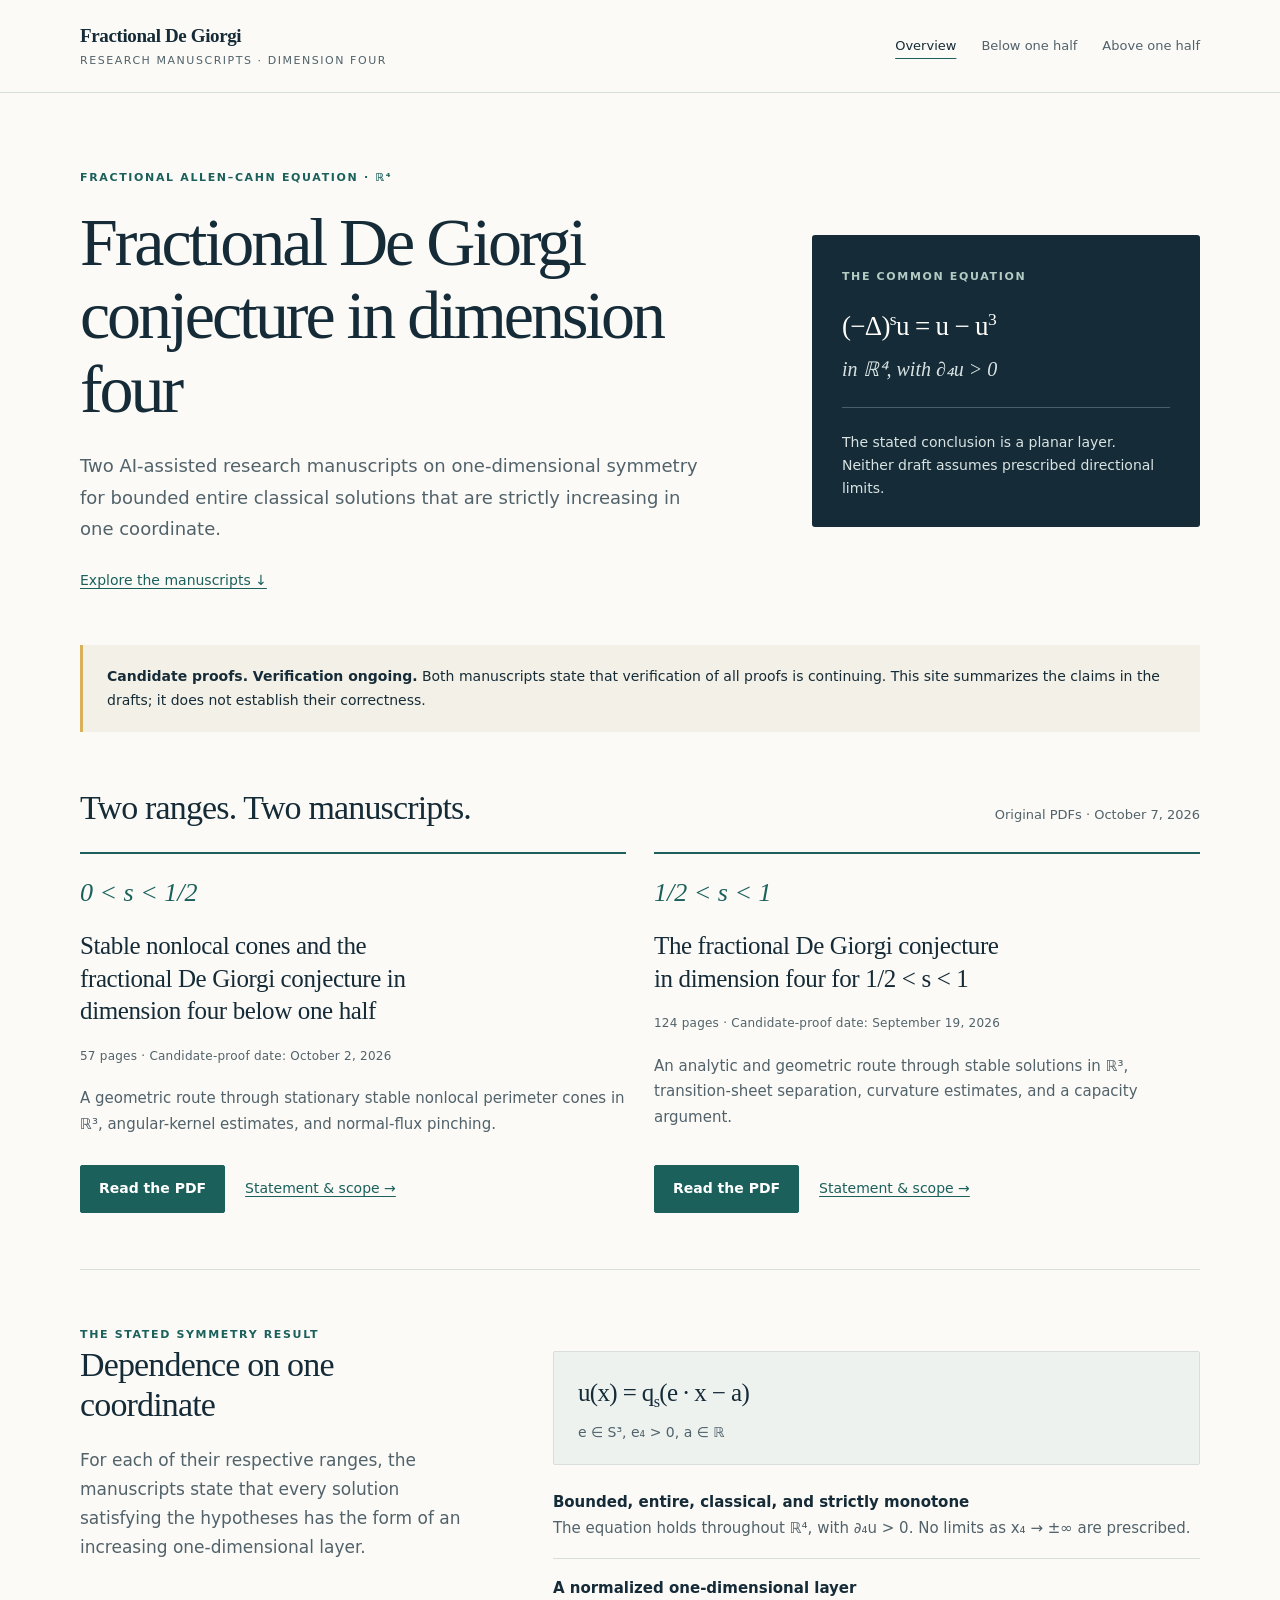
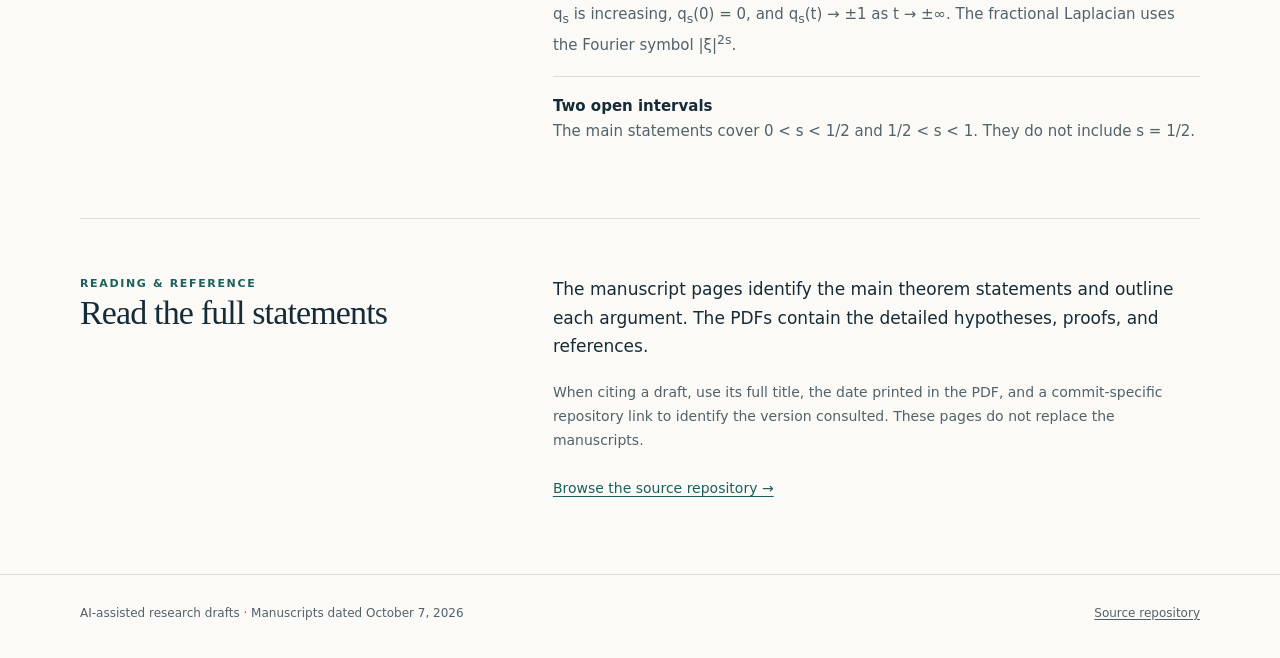
<file: docs/index.html>
<!doctype html>
<html lang="en">
<head>
  <meta charset="utf-8">
  <meta name="viewport" content="width=device-width, initial-scale=1">
  <title>Fractional De Giorgi Conjecture in Dimension Four | Research Drafts</title>
  <meta name="description" content="Two AI-assisted candidate-proof manuscripts on the fractional De Giorgi conjecture in dimension four, for 0 &lt; s &lt; 1/2 and 1/2 &lt; s &lt; 1.">
  <link rel="canonical" href="https://mingfeng87.github.io/Fractional-De-Giorgi-Conjecture/">
  <meta property="og:type" content="website">
  <meta property="og:title" content="Fractional De Giorgi Conjecture in Dimension Four | Research Drafts">
  <meta property="og:description" content="Two AI-assisted candidate-proof manuscripts on the fractional De Giorgi conjecture in dimension four, for 0 &lt; s &lt; 1/2 and 1/2 &lt; s &lt; 1.">
  <meta property="og:url" content="https://mingfeng87.github.io/Fractional-De-Giorgi-Conjecture/">
  <meta property="og:locale" content="en_US">
  <link rel="stylesheet" href="assets/site.css">
</head>
<body>
<a class="skip-link" href="#main">Skip to content</a>
<header class="site-header"><div class="wrap header-inner">
  <a class="brand" href="./">Fractional De Giorgi<span>Research manuscripts · Dimension four</span></a>
  <nav aria-label="Main navigation">
    <a href="./" aria-current="page">Overview</a>
    <a href="below-half.html">Below one half</a>
    <a href="above-half.html">Above one half</a>
  </nav>
</div></header>
<main id="main" class="wrap">
<section class="hero" aria-labelledby="home-title">
  <div><span class="kicker">Fractional Allen–Cahn equation · ℝ⁴</span>
    <h1 id="home-title">Fractional De Giorgi conjecture in dimension four</h1>
    <p class="lead">Two AI-assisted research manuscripts on one-dimensional symmetry for bounded entire classical solutions that are strictly increasing in one coordinate.</p>
    <a class="text-link" href="#manuscripts">Explore the manuscripts ↓</a>
  </div>
  <div class="equation-card"><span class="kicker">The common equation</span>
    <div class="equation">(−Δ)<sup>s</sup>u = u − u<sup>3</sup></div>
    <div class="domain">in ℝ⁴, with ∂₄u &gt; 0</div><hr>
    <p>The stated conclusion is a planar layer. Neither draft assumes prescribed directional limits.</p>
  </div>
</section>
<aside class="status" aria-label="Draft status"><p><strong>Candidate proofs. Verification ongoing.</strong> Both manuscripts state that verification of all proofs is continuing. This site summarizes the claims in the drafts; it does not establish their correctness.</p></aside>
<section class="section" id="manuscripts" aria-labelledby="manuscripts-title">
  <div class="section-head"><h2 id="manuscripts-title">Two ranges. Two manuscripts.</h2><p class="note">Original PDFs · October 7, 2026</p></div>
  <div class="manuscripts">
    <article class="manuscript"><div class="range">0 &lt; s &lt; 1/2</div>
      <h3><a href="below-half.html">Stable nonlocal cones and the fractional De Giorgi conjecture in dimension four below one half</a></h3>
      <p class="meta">57 pages · Candidate-proof date: October 2, 2026</p>
      <p>A geometric route through stationary stable nonlocal perimeter cones in ℝ³, angular-kernel estimates, and normal-flux pinching.</p>
      <div class="actions"><a class="button" href="papers/fractional_degiorgi_N4_less-half.pdf">Read the PDF</a><a class="text-link" href="below-half.html">Statement &amp; scope →</a></div>
    </article>
    <article class="manuscript"><div class="range">1/2 &lt; s &lt; 1</div>
      <h3><a href="above-half.html">The fractional De Giorgi conjecture in dimension four for 1/2 &lt; s &lt; 1</a></h3>
      <p class="meta">124 pages · Candidate-proof date: September 19, 2026</p>
      <p>An analytic and geometric route through stable solutions in ℝ³, transition-sheet separation, curvature estimates, and a capacity argument.</p>
      <div class="actions"><a class="button" href="papers/fractional_degiorgi_N4_bigger-half.pdf">Read the PDF</a><a class="text-link" href="above-half.html">Statement &amp; scope →</a></div>
    </article>
  </div>
</section>
<section class="section scope-grid" aria-labelledby="scope-title">
  <div><span class="kicker">The stated symmetry result</span><h2 id="scope-title">Dependence on one coordinate</h2>
    <p class="section-intro">For each of their respective ranges, the manuscripts state that every solution satisfying the hypotheses has the form of an increasing one-dimensional layer.</p>
  </div>
  <div><div class="formula-block"><div class="equation">u(x) = q<sub>s</sub>(e · x − a)</div><p class="note">e ∈ S³, e₄ &gt; 0, a ∈ ℝ</p></div>
    <ul class="scope-list">
      <li><strong>Bounded, entire, classical, and strictly monotone</strong><span>The equation holds throughout ℝ⁴, with ∂₄u &gt; 0. No limits as x₄ → ±∞ are prescribed.</span></li>
      <li><strong>A normalized one-dimensional layer</strong><span>q<sub>s</sub> is increasing, q<sub>s</sub>(0) = 0, and q<sub>s</sub>(t) → ±1 as t → ±∞. The fractional Laplacian uses the Fourier symbol |ξ|<sup>2s</sup>.</span></li>
      <li><strong>Two open intervals</strong><span>The main statements cover 0 &lt; s &lt; 1/2 and 1/2 &lt; s &lt; 1. They do not include s = 1/2.</span></li>
    </ul>
  </div>
</section>
<section class="section scope-grid" aria-labelledby="reading-title">
  <div><span class="kicker">Reading &amp; reference</span><h2 id="reading-title">Read the full statements</h2></div>
  <div><p>The manuscript pages identify the main theorem statements and outline each argument. The PDFs contain the detailed hypotheses, proofs, and references.</p>
    <p class="note">When citing a draft, use its full title, the date printed in the PDF, and a commit-specific repository link to identify the version consulted. These pages do not replace the manuscripts.</p>
    <a class="text-link" href="https://github.com/mingfeng87/Fractional-De-Giorgi-Conjecture">Browse the source repository →</a>
  </div>
</section>
</main>
<footer class="site-footer"><div class="wrap footer-inner"><p>AI-assisted research drafts · Manuscripts dated October 7, 2026</p><a href="https://github.com/mingfeng87/Fractional-De-Giorgi-Conjecture">Source repository</a></div></footer>
</body>
</html>
</file>
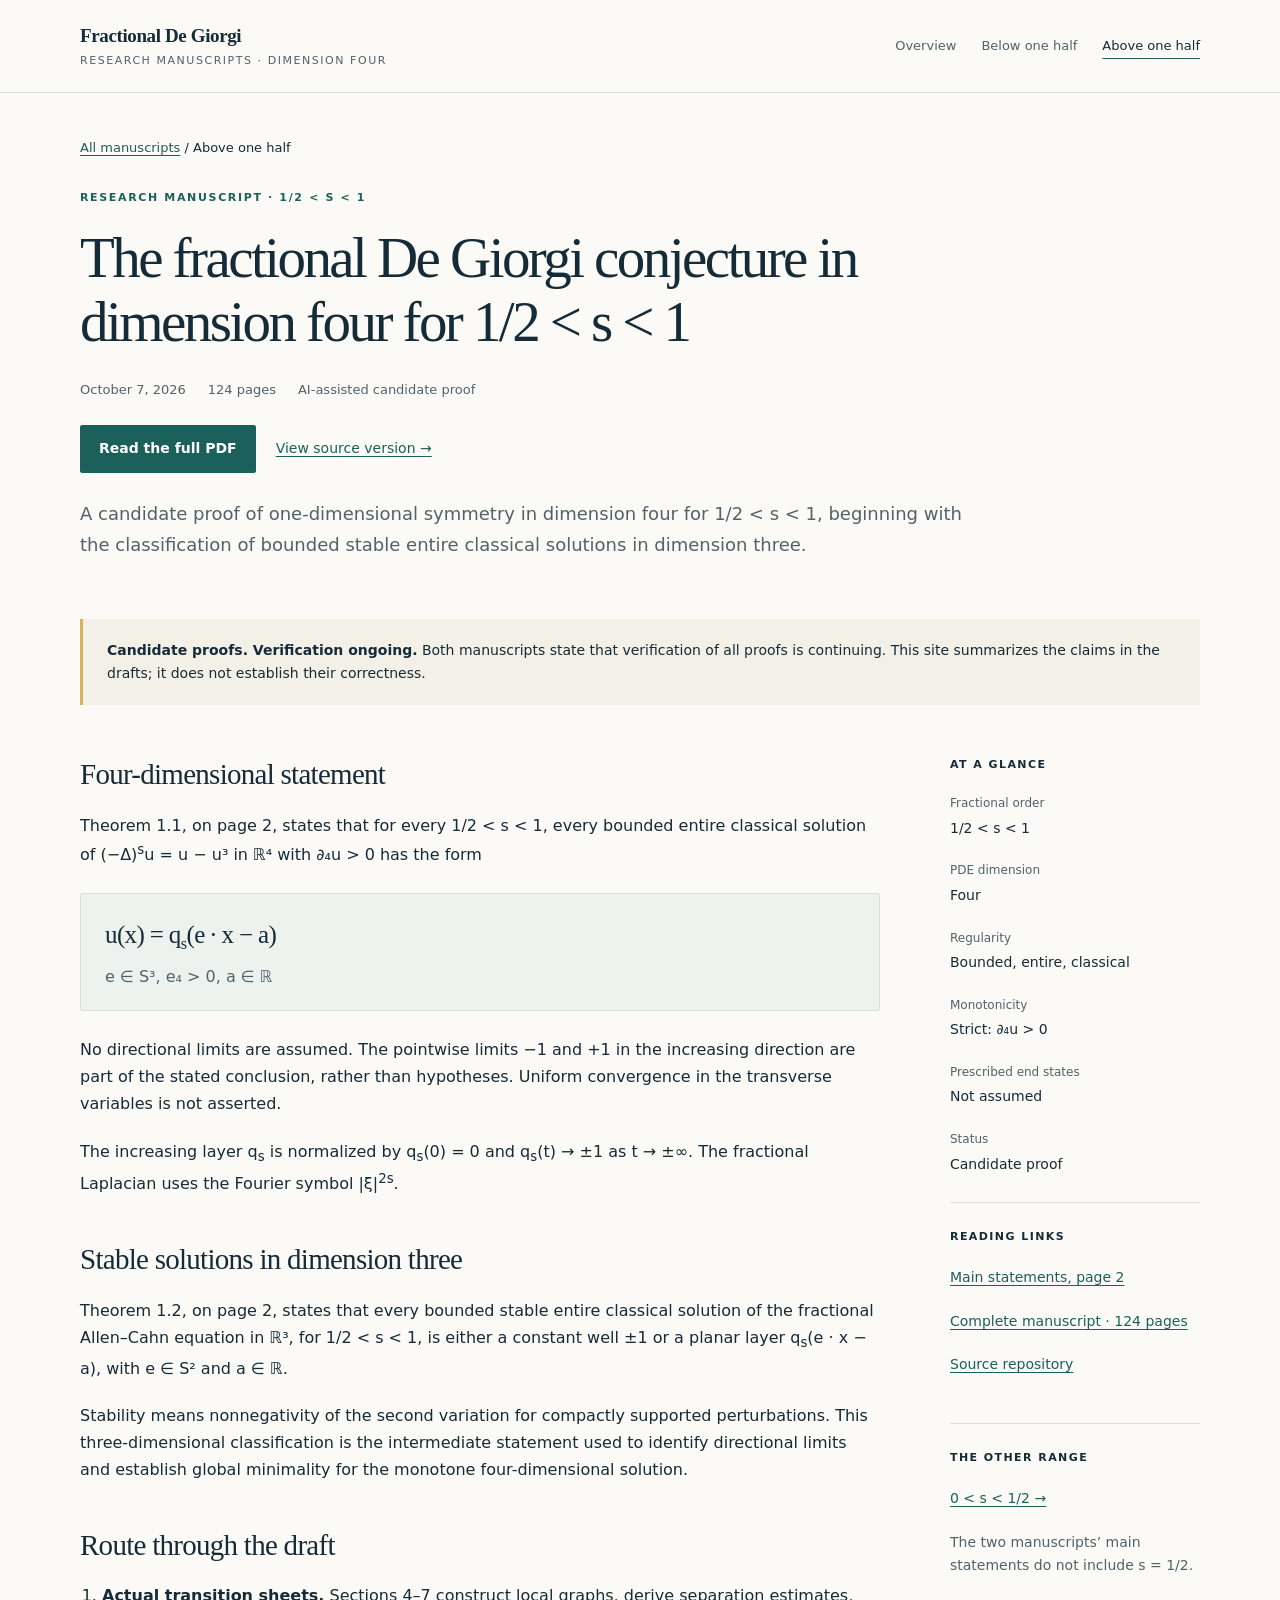
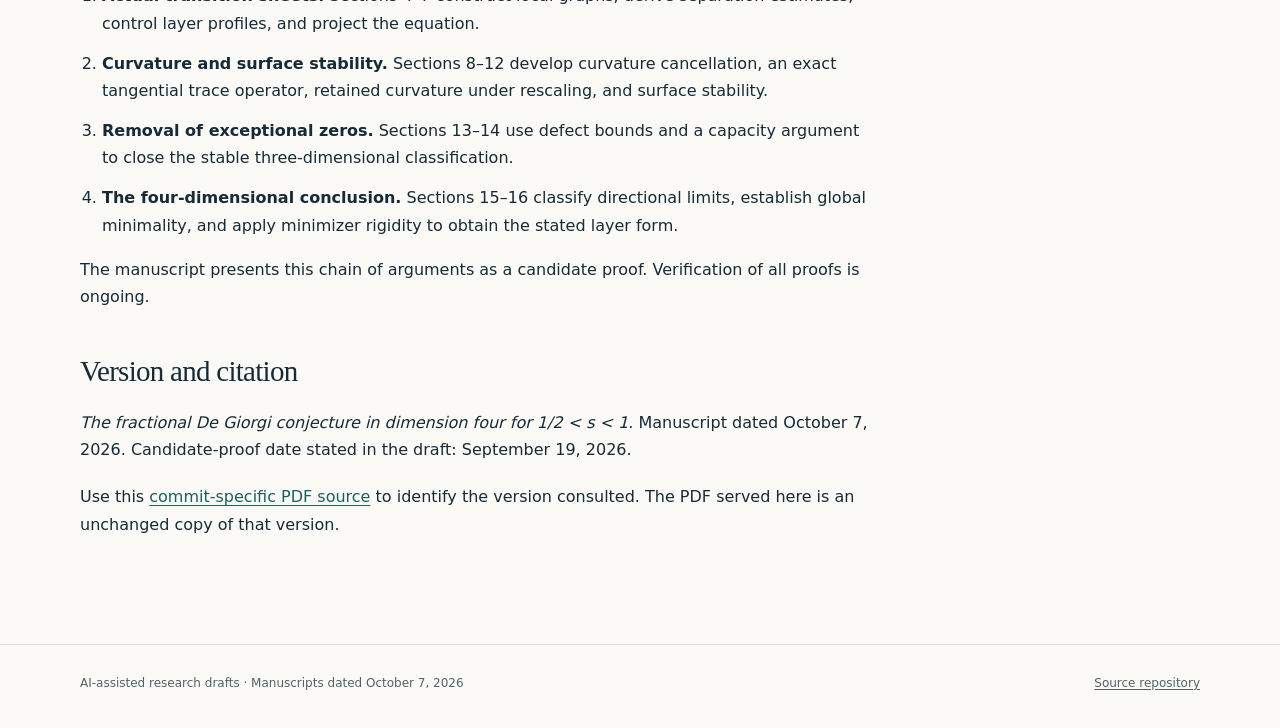
<file: docs/above-half.html>
<!doctype html>
<html lang="en">
<head>
  <meta charset="utf-8">
  <meta name="viewport" content="width=device-width, initial-scale=1">
  <title>The fractional De Giorgi conjecture in dimension four for 1/2 &lt; s &lt; 1</title>
  <meta name="description" content="Candidate proof for the fractional De Giorgi conjecture in dimension four for 1/2 &lt; s &lt; 1, via stable solutions in dimension three. Scope and original PDF.">
  <link rel="canonical" href="https://mingfeng87.github.io/Fractional-De-Giorgi-Conjecture/above-half.html">
  <meta property="og:type" content="article">
  <meta property="og:title" content="The fractional De Giorgi conjecture in dimension four for 1/2 &lt; s &lt; 1">
  <meta property="og:description" content="Candidate proof for the fractional De Giorgi conjecture in dimension four for 1/2 &lt; s &lt; 1, via stable solutions in dimension three. Scope and original PDF.">
  <meta property="og:url" content="https://mingfeng87.github.io/Fractional-De-Giorgi-Conjecture/above-half.html">
  <meta property="og:locale" content="en_US">
  <link rel="stylesheet" href="assets/site.css">
</head>
<body>
<a class="skip-link" href="#main">Skip to content</a>
<header class="site-header"><div class="wrap header-inner">
  <a class="brand" href="./">Fractional De Giorgi<span>Research manuscripts · Dimension four</span></a>
  <nav aria-label="Main navigation">
    <a href="./">Overview</a>
    <a href="below-half.html">Below one half</a>
    <a href="above-half.html" aria-current="page">Above one half</a>
  </nav>
</div></header>
<main id="main" class="wrap">
<header class="paper-hero"><p class="breadcrumb"><a href="./">All manuscripts</a> / Above one half</p>
<span class="kicker">Research manuscript · 1/2 &lt; s &lt; 1</span>
<h1>The fractional De Giorgi conjecture in dimension four for 1/2 &lt; s &lt; 1</h1>
<div class="paper-meta"><span>October 7, 2026</span><span>124 pages</span><span>AI-assisted candidate proof</span></div>
<div class="actions"><a class="button" href="papers/fractional_degiorgi_N4_bigger-half.pdf">Read the full PDF</a><a class="text-link" href="https://github.com/mingfeng87/Fractional-De-Giorgi-Conjecture/blob/662b796a5c8e15a9696d1a9f5f4c6ce683b81793/fractional_degiorgi_N4_bigger-half.pdf">View source version →</a></div>
<p class="lead">A candidate proof of one-dimensional symmetry in dimension four for 1/2 &lt; s &lt; 1, beginning with the classification of bounded stable entire classical solutions in dimension three.</p>
</header>
<aside class="status" aria-label="Draft status"><p><strong>Candidate proofs. Verification ongoing.</strong> Both manuscripts state that verification of all proofs is continuing. This site summarizes the claims in the drafts; it does not establish their correctness.</p></aside>
<div class="paper-layout"><div class="prose"><section aria-labelledby="main-statement"><h2 id="main-statement">Four-dimensional statement</h2>
<p>Theorem 1.1, on page 2, states that for every 1/2 &lt; s &lt; 1, every bounded entire classical solution of (−Δ)<sup>s</sup>u = u − u³ in ℝ⁴ with ∂₄u &gt; 0 has the form</p>
<div class="formula-block"><div class="equation">u(x) = q<sub>s</sub>(e · x − a)</div><p class="note">e ∈ S³, e₄ &gt; 0, a ∈ ℝ</p></div>
<p>No directional limits are assumed. The pointwise limits −1 and +1 in the increasing direction are part of the stated conclusion, rather than hypotheses. Uniform convergence in the transverse variables is not asserted.</p>
<p>The increasing layer q<sub>s</sub> is normalized by q<sub>s</sub>(0) = 0 and q<sub>s</sub>(t) → ±1 as t → ±∞. The fractional Laplacian uses the Fourier symbol |ξ|<sup>2s</sup>.</p></section>
<section aria-labelledby="stable-statement"><h2 id="stable-statement">Stable solutions in dimension three</h2>
<p>Theorem 1.2, on page 2, states that every bounded stable entire classical solution of the fractional Allen–Cahn equation in ℝ³, for 1/2 &lt; s &lt; 1, is either a constant well ±1 or a planar layer q<sub>s</sub>(e · x − a), with e ∈ S² and a ∈ ℝ.</p>
<p>Stability means nonnegativity of the second variation for compactly supported perturbations. This three-dimensional classification is the intermediate statement used to identify directional limits and establish global minimality for the monotone four-dimensional solution.</p></section>
<section aria-labelledby="argument"><h2 id="argument">Route through the draft</h2>
<ol><li><strong>Actual transition sheets.</strong> Sections 4–7 construct local graphs, derive separation estimates, control layer profiles, and project the equation.</li>
<li><strong>Curvature and surface stability.</strong> Sections 8–12 develop curvature cancellation, an exact tangential trace operator, retained curvature under rescaling, and surface stability.</li>
<li><strong>Removal of exceptional zeros.</strong> Sections 13–14 use defect bounds and a capacity argument to close the stable three-dimensional classification.</li>
<li><strong>The four-dimensional conclusion.</strong> Sections 15–16 classify directional limits, establish global minimality, and apply minimizer rigidity to obtain the stated layer form.</li></ol>
<p>The manuscript presents this chain of arguments as a candidate proof. Verification of all proofs is ongoing.</p></section>
<section aria-labelledby="reference"><h2 id="reference">Version and citation</h2><p><span class="paper-title-reference">The fractional De Giorgi conjecture in dimension four for 1/2 &lt; s &lt; 1</span>. Manuscript dated October 7, 2026. Candidate-proof date stated in the draft: September 19, 2026.</p>
<p>Use this <a href="https://github.com/mingfeng87/Fractional-De-Giorgi-Conjecture/blob/662b796a5c8e15a9696d1a9f5f4c6ce683b81793/fractional_degiorgi_N4_bigger-half.pdf">commit-specific PDF source</a> to identify the version consulted. The PDF served here is an unchanged copy of that version.</p></section>
</div>
<aside class="sidebar" aria-label="Manuscript details">
<div class="aside-block"><h2>At a glance</h2><dl><dt>Fractional order</dt><dd>1/2 &lt; s &lt; 1</dd><dt>PDE dimension</dt><dd>Four</dd><dt>Regularity</dt><dd>Bounded, entire, classical</dd><dt>Monotonicity</dt><dd>Strict: ∂₄u &gt; 0</dd><dt>Prescribed end states</dt><dd>Not assumed</dd><dt>Status</dt><dd>Candidate proof</dd></dl></div>
<div class="aside-block"><h2>Reading links</h2><p><a href="papers/fractional_degiorgi_N4_bigger-half.pdf#page=2">Main statements, page 2</a></p><p><a href="papers/fractional_degiorgi_N4_bigger-half.pdf">Complete manuscript · 124 pages</a></p><p><a href="https://github.com/mingfeng87/Fractional-De-Giorgi-Conjecture">Source repository</a></p></div>
<div class="aside-block"><h2>The other range</h2><p><a href="below-half.html">0 &lt; s &lt; 1/2 →</a></p><p class="note">The two manuscripts’ main statements do not include s = 1/2.</p></div>
</aside></div>
</main>
<footer class="site-footer"><div class="wrap footer-inner"><p>AI-assisted research drafts · Manuscripts dated October 7, 2026</p><a href="https://github.com/mingfeng87/Fractional-De-Giorgi-Conjecture">Source repository</a></div></footer>
</body>
</html>
</file>
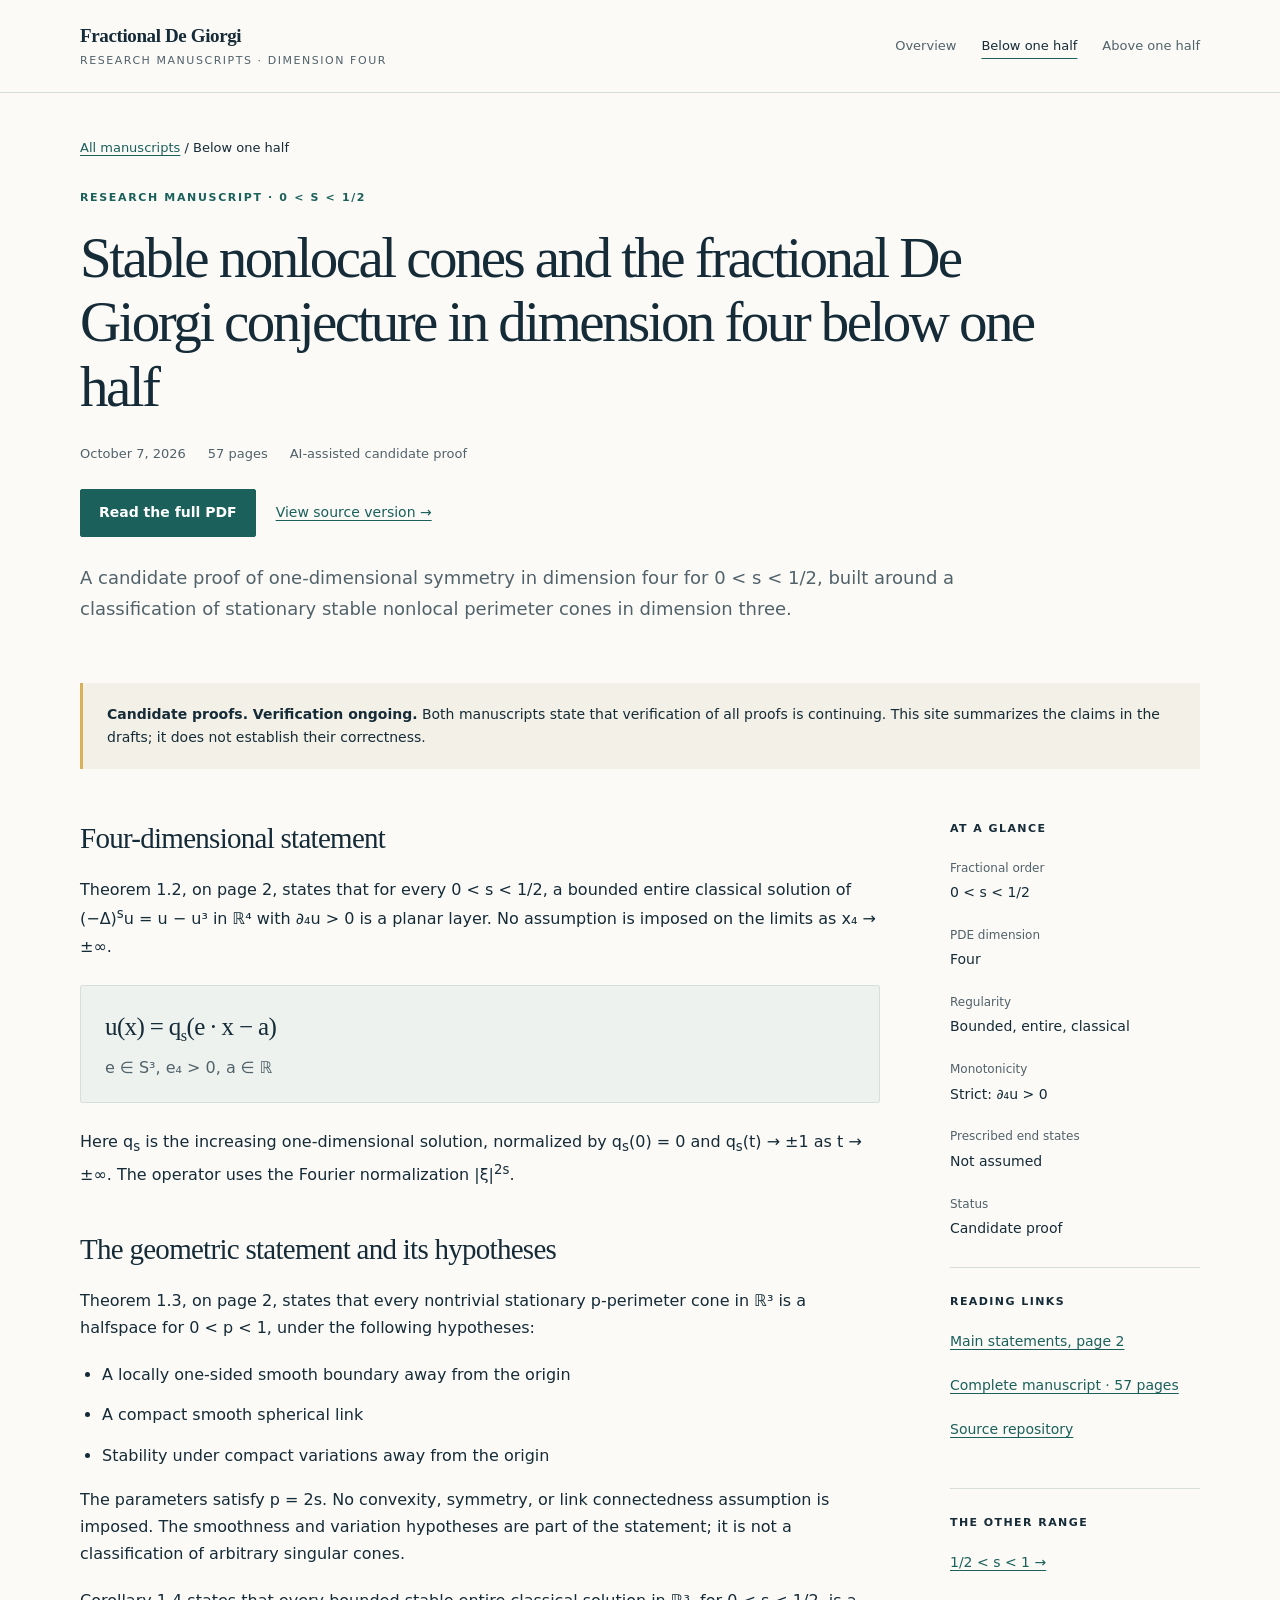
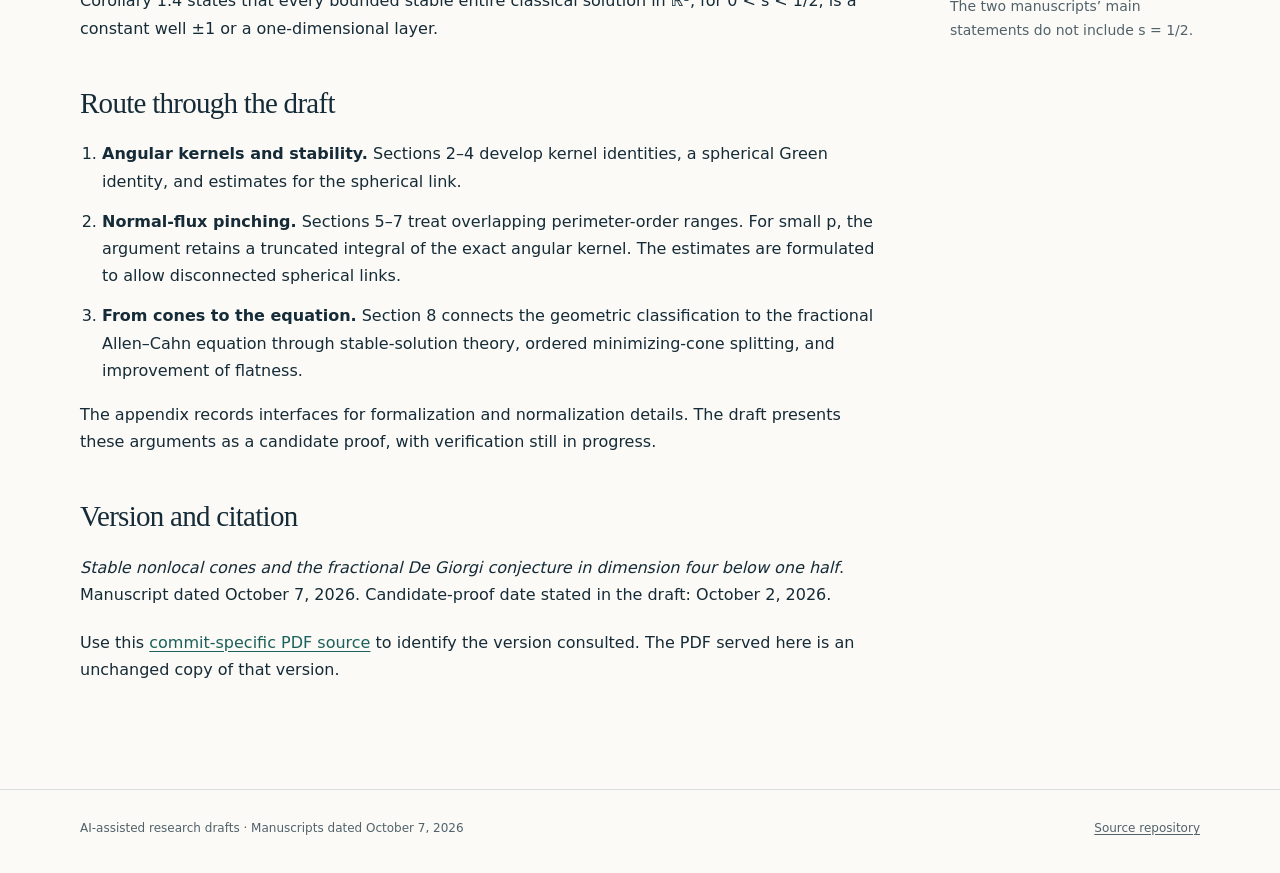
<file: docs/below-half.html>
<!doctype html>
<html lang="en">
<head>
  <meta charset="utf-8">
  <meta name="viewport" content="width=device-width, initial-scale=1">
  <title>Stable nonlocal cones and the fractional De Giorgi conjecture in dimension four below one half</title>
  <meta name="description" content="Candidate proof for the fractional De Giorgi conjecture in dimension four below one half, via stable nonlocal cones. Scope, theorem statements, and PDF.">
  <link rel="canonical" href="https://mingfeng87.github.io/Fractional-De-Giorgi-Conjecture/below-half.html">
  <meta property="og:type" content="article">
  <meta property="og:title" content="Stable nonlocal cones and the fractional De Giorgi conjecture in dimension four below one half">
  <meta property="og:description" content="Candidate proof for the fractional De Giorgi conjecture in dimension four below one half, via stable nonlocal cones. Scope, theorem statements, and PDF.">
  <meta property="og:url" content="https://mingfeng87.github.io/Fractional-De-Giorgi-Conjecture/below-half.html">
  <meta property="og:locale" content="en_US">
  <link rel="stylesheet" href="assets/site.css">
</head>
<body>
<a class="skip-link" href="#main">Skip to content</a>
<header class="site-header"><div class="wrap header-inner">
  <a class="brand" href="./">Fractional De Giorgi<span>Research manuscripts · Dimension four</span></a>
  <nav aria-label="Main navigation">
    <a href="./">Overview</a>
    <a href="below-half.html" aria-current="page">Below one half</a>
    <a href="above-half.html">Above one half</a>
  </nav>
</div></header>
<main id="main" class="wrap">
<header class="paper-hero"><p class="breadcrumb"><a href="./">All manuscripts</a> / Below one half</p>
<span class="kicker">Research manuscript · 0 &lt; s &lt; 1/2</span>
<h1>Stable nonlocal cones and the fractional De Giorgi conjecture in dimension four below one half</h1>
<div class="paper-meta"><span>October 7, 2026</span><span>57 pages</span><span>AI-assisted candidate proof</span></div>
<div class="actions"><a class="button" href="papers/fractional_degiorgi_N4_less-half.pdf">Read the full PDF</a><a class="text-link" href="https://github.com/mingfeng87/Fractional-De-Giorgi-Conjecture/blob/662b796a5c8e15a9696d1a9f5f4c6ce683b81793/fractional_degiorgi_N4_less-half.pdf">View source version →</a></div>
<p class="lead">A candidate proof of one-dimensional symmetry in dimension four for 0 &lt; s &lt; 1/2, built around a classification of stationary stable nonlocal perimeter cones in dimension three.</p>
</header>
<aside class="status" aria-label="Draft status"><p><strong>Candidate proofs. Verification ongoing.</strong> Both manuscripts state that verification of all proofs is continuing. This site summarizes the claims in the drafts; it does not establish their correctness.</p></aside>
<div class="paper-layout"><div class="prose"><section aria-labelledby="main-statement"><h2 id="main-statement">Four-dimensional statement</h2>
<p>Theorem 1.2, on page 2, states that for every 0 &lt; s &lt; 1/2, a bounded entire classical solution of (−Δ)<sup>s</sup>u = u − u³ in ℝ⁴ with ∂₄u &gt; 0 is a planar layer. No assumption is imposed on the limits as x₄ → ±∞.</p>
<div class="formula-block"><div class="equation">u(x) = q<sub>s</sub>(e · x − a)</div><p class="note">e ∈ S³, e₄ &gt; 0, a ∈ ℝ</p></div>
<p>Here q<sub>s</sub> is the increasing one-dimensional solution, normalized by q<sub>s</sub>(0) = 0 and q<sub>s</sub>(t) → ±1 as t → ±∞. The operator uses the Fourier normalization |ξ|<sup>2s</sup>.</p></section>
<section aria-labelledby="cone-statement"><h2 id="cone-statement">The geometric statement and its hypotheses</h2>
<p>Theorem 1.3, on page 2, states that every nontrivial stationary p-perimeter cone in ℝ³ is a halfspace for 0 &lt; p &lt; 1, under the following hypotheses:</p>
<ul><li>A locally one-sided smooth boundary away from the origin</li><li>A compact smooth spherical link</li><li>Stability under compact variations away from the origin</li></ul>
<p>The parameters satisfy p = 2s. No convexity, symmetry, or link connectedness assumption is imposed. The smoothness and variation hypotheses are part of the statement; it is not a classification of arbitrary singular cones.</p>
<p>Corollary 1.4 states that every bounded stable entire classical solution in ℝ³, for 0 &lt; s &lt; 1/2, is a constant well ±1 or a one-dimensional layer.</p></section>
<section aria-labelledby="argument"><h2 id="argument">Route through the draft</h2>
<ol><li><strong>Angular kernels and stability.</strong> Sections 2–4 develop kernel identities, a spherical Green identity, and estimates for the spherical link.</li>
<li><strong>Normal-flux pinching.</strong> Sections 5–7 treat overlapping perimeter-order ranges. For small p, the argument retains a truncated integral of the exact angular kernel. The estimates are formulated to allow disconnected spherical links.</li>
<li><strong>From cones to the equation.</strong> Section 8 connects the geometric classification to the fractional Allen–Cahn equation through stable-solution theory, ordered minimizing-cone splitting, and improvement of flatness.</li></ol>
<p>The appendix records interfaces for formalization and normalization details. The draft presents these arguments as a candidate proof, with verification still in progress.</p></section>
<section aria-labelledby="reference"><h2 id="reference">Version and citation</h2><p><span class="paper-title-reference">Stable nonlocal cones and the fractional De Giorgi conjecture in dimension four below one half</span>. Manuscript dated October 7, 2026. Candidate-proof date stated in the draft: October 2, 2026.</p>
<p>Use this <a href="https://github.com/mingfeng87/Fractional-De-Giorgi-Conjecture/blob/662b796a5c8e15a9696d1a9f5f4c6ce683b81793/fractional_degiorgi_N4_less-half.pdf">commit-specific PDF source</a> to identify the version consulted. The PDF served here is an unchanged copy of that version.</p></section>
</div>
<aside class="sidebar" aria-label="Manuscript details">
<div class="aside-block"><h2>At a glance</h2><dl><dt>Fractional order</dt><dd>0 &lt; s &lt; 1/2</dd><dt>PDE dimension</dt><dd>Four</dd><dt>Regularity</dt><dd>Bounded, entire, classical</dd><dt>Monotonicity</dt><dd>Strict: ∂₄u &gt; 0</dd><dt>Prescribed end states</dt><dd>Not assumed</dd><dt>Status</dt><dd>Candidate proof</dd></dl></div>
<div class="aside-block"><h2>Reading links</h2><p><a href="papers/fractional_degiorgi_N4_less-half.pdf#page=2">Main statements, page 2</a></p><p><a href="papers/fractional_degiorgi_N4_less-half.pdf">Complete manuscript · 57 pages</a></p><p><a href="https://github.com/mingfeng87/Fractional-De-Giorgi-Conjecture">Source repository</a></p></div>
<div class="aside-block"><h2>The other range</h2><p><a href="above-half.html">1/2 &lt; s &lt; 1 →</a></p><p class="note">The two manuscripts’ main statements do not include s = 1/2.</p></div>
</aside></div>
</main>
<footer class="site-footer"><div class="wrap footer-inner"><p>AI-assisted research drafts · Manuscripts dated October 7, 2026</p><a href="https://github.com/mingfeng87/Fractional-De-Giorgi-Conjecture">Source repository</a></div></footer>
</body>
</html>
</file>
<file: docs/assets/site.css>
:root {
  --ink: #152b37;
  --muted: #51626a;
  --paper: #fbfaf6;
  --white: #fffefa;
  --line: #d8dedb;
  --teal: #1b605b;
  --teal-dark: #124a46;
  --soft: #edf2ef;
  --gold: #d8b15a;
}
* { box-sizing: border-box; }
html { scroll-behavior: smooth; }
body { margin: 0; color: var(--ink); background: var(--paper); font: 17px/1.7 system-ui, -apple-system, BlinkMacSystemFont, "Segoe UI", sans-serif; -webkit-font-smoothing: antialiased; }
a { color: var(--teal); text-decoration-thickness: 1px; text-underline-offset: .2em; }
a:hover { color: var(--teal-dark); }
a:focus-visible { outline: 3px solid var(--gold); outline-offset: 5px; border-radius: 2px; }
.skip-link { position: absolute; z-index: 5; top: -100px; left: 16px; padding: 10px 16px; background: var(--ink); color: white; }
.skip-link:focus { top: 12px; }
.wrap { width: min(1120px, calc(100% - 80px)); margin-inline: auto; }
.site-header { border-bottom: 1px solid var(--line); }
.header-inner { display: flex; align-items: center; justify-content: space-between; gap: 28px; padding-block: 24px; }
.brand { color: var(--ink); text-decoration: none; font: 600 19px/1.3 Georgia, "Times New Roman", serif; letter-spacing: -.02em; }
.brand span { display: block; margin-top: 4px; font: 11px/1.4 system-ui, sans-serif; color: var(--muted); text-transform: uppercase; letter-spacing: .14em; }
nav { display: flex; gap: 25px; flex-wrap: wrap; font-size: 13px; }
nav a { color: var(--muted); text-decoration: none; padding-block: 6px; }
nav a[aria-current="page"] { color: var(--ink); text-decoration: underline; text-decoration-color: var(--teal); text-underline-offset: 8px; }
h1, h2, h3 { color: var(--ink); font-family: Georgia, "Times New Roman", serif; font-weight: 400; }
h1 { font-size: clamp(42px, 5.4vw, 68px); line-height: 1.08; letter-spacing: -.045em; margin: 18px 0 24px; }
h2 { font-size: 34px; line-height: 1.2; letter-spacing: -.025em; margin: 0 0 20px; }
h3 { font-size: 25px; line-height: 1.3; margin: 0 0 18px; letter-spacing: -.015em; }
p { margin: 0 0 20px; }
.kicker { display: block; text-transform: uppercase; letter-spacing: .15em; font-size: 11px; font-weight: 650; color: var(--teal); }
.hero { display: grid; grid-template-columns: minmax(0, 1.45fr) minmax(300px, .85fr); align-items: center; gap: 70px; padding-block: 76px 52px; }
.lead { color: var(--muted); font-size: 18px; line-height: 1.75; max-width: 65ch; }
.hero .lead { max-width: 55ch; }
.equation-card { color: var(--white); background: var(--ink); padding: 33px 30px 27px; border-radius: 3px; }
.equation-card .kicker { color: #b4cbc4; }
.equation-card p { color: #d9e4e2; font-size: 14px; line-height: 1.65; margin-bottom: 0; }
.equation { font: 27px/1.7 Georgia, "Times New Roman", serif; letter-spacing: -.025em; white-space: nowrap; }
.equation-card .equation { color: var(--white); margin: 17px 0 4px; }
.equation-card .domain { font: italic 20px/1.5 Georgia, "Times New Roman", serif; color: #d9e4e2; }
.equation-card hr { border: 0; border-top: 1px solid #486069; margin: 23px 0; }
.equation sub, .equation sup { font-size: .65em; }
.status { padding: 20px 24px; border-left: 3px solid var(--gold); background: #f3f0e7; font-size: 14px; line-height: 1.65; }
.status p { margin: 0; }
.section { padding-block: 56px; }
.section + .section { border-top: 1px solid var(--line); }
.section-intro { max-width: 760px; color: var(--muted); }
.section-head { display: flex; gap: 20px; align-items: baseline; justify-content: space-between; margin-bottom: 24px; }
.section-head h2 { margin-bottom: 0; }
.section-head .note { margin: 0; font-size: 13px; }
.note { color: var(--muted); font-size: 14px; }
.manuscripts { display: grid; grid-template-columns: repeat(2, minmax(0, 1fr)); gap: 28px; }
.manuscript { display: flex; flex-direction: column; border-top: 2px solid var(--teal); padding-top: 22px; }
.manuscript .range { font: italic 26px/1.3 Georgia, "Times New Roman", serif; margin-bottom: 20px; color: var(--teal); }
.manuscript h3 { max-width: 28ch; }
.manuscript h3 a { color: var(--ink); text-decoration: none; }
.manuscript h3 a:hover { text-decoration: underline; }
.manuscript p { color: var(--muted); font-size: 15px; }
.manuscript .meta { font-size: 12px; letter-spacing: .02em; }
.actions { display: flex; flex-wrap: wrap; align-items: center; gap: 20px; margin-top: 22px; }
.manuscript .actions { margin-top: auto; padding-top: 8px; }
.button { display: inline-block; background: var(--teal); color: white; padding: 11px 18px; border: 1px solid var(--teal); border-radius: 2px; font-size: 14px; font-weight: 600; text-decoration: none; }
.button:hover { background: var(--teal-dark); color: white; }
.text-link { font-size: 14px; }
.scope-grid { display: grid; grid-template-columns: .85fr 1.4fr; gap: 80px; }
.scope-grid > div { min-width: 0; }
.formula-block { padding: 20px 24px; margin: 25px 0; background: var(--soft); border: 1px solid var(--line); border-radius: 2px; }
.formula-block .equation { font-size: 25px; margin-bottom: 4px; }
.formula-block p:last-child { margin-bottom: 0; }
.scope-list { list-style: none; padding: 0; margin: 0; }
.scope-list li { padding: 17px 0; border-top: 1px solid var(--line); font-size: 15px; }
.scope-list li:first-child { padding-top: 0; border-top: none; }
.scope-list strong { display: block; font-weight: 650; }
.scope-list span { color: var(--muted); }
.site-footer { border-top: 1px solid var(--line); margin-top: 16px; }
.footer-inner { display: flex; align-items: center; justify-content: space-between; gap: 25px; padding-block: 28px 35px; font-size: 12px; color: var(--muted); }
.footer-inner p { margin: 0; }
.footer-inner a { color: var(--muted); }
.breadcrumb { font-size: 13px; margin-bottom: 30px; }
.paper-hero { padding-block: 44px 38px; max-width: 990px; }
.paper-hero h1 { font-size: clamp(35px, 4.8vw, 57px); line-height: 1.13; max-width: 970px; }
.paper-hero .paper-meta { display: flex; flex-wrap: wrap; gap: 8px 22px; color: var(--muted); font-size: 13px; margin-bottom: 24px; }
.paper-hero .lead { margin-top: 25px; max-width: 78ch; }
.paper-layout { display: grid; grid-template-columns: minmax(0, 1fr) 250px; gap: 70px; padding-block: 52px 70px; }
.prose { min-width: 0; }
.prose section + section { margin-top: 44px; }
.prose h2 { font-size: 29px; }
.prose p, .prose li { font-size: 16px; }
.prose ol, .prose ul { padding-left: 22px; }
.prose li { margin-bottom: 13px; }
.sidebar { font-size: 14px; }
.sidebar h2 { font: 650 11px/1.5 system-ui, sans-serif; letter-spacing: .13em; text-transform: uppercase; }
.sidebar dl { margin: 0; }
.sidebar dt { font-size: 12px; color: var(--muted); margin-top: 20px; }
.sidebar dd { margin: 3px 0 0; }
.sidebar .aside-block { padding-bottom: 26px; margin-bottom: 26px; border-bottom: 1px solid var(--line); }
.sidebar .aside-block:last-child { border-bottom: 0; }
.sidebar a { display: inline-block; }
.paper-title-reference { font-style: italic; }
@media (max-width: 920px) {
  .wrap { width: min(1120px, calc(100% - 48px)); }
  .header-inner { align-items: flex-start; }
  nav { gap: 14px; }
  .hero { gap: 30px; grid-template-columns: minmax(0, 1.25fr) minmax(270px, .9fr); padding-top: 52px; }
  .equation-card { padding: 28px 23px; }
  .equation-card .equation { font-size: 24px; }
  .scope-grid { gap: 35px; }
  .paper-layout { gap: 40px; grid-template-columns: minmax(0, 1fr) 200px; }
}
@media (max-width: 690px) {
  .wrap { width: calc(100% - 40px); }
  .header-inner { flex-direction: column; gap: 18px; padding-block: 20px; }
  nav { gap: 10px 22px; font-size: 12px; }
  .hero { grid-template-columns: 1fr; gap: 24px; padding-block: 38px 30px; }
  h1 { font-size: 45px; }
  .lead { font-size: 16px; }
  .equation-card { padding: 25px; }
  .equation-card .equation { font-size: 27px; }
  .status { padding: 18px 19px; font-size: 13px; }
  .section { padding-block: 38px; }
  .section-head { flex-direction: column; gap: 8px; }
  h2 { font-size: 30px; }
  .manuscripts { grid-template-columns: 1fr; gap: 34px; }
  .manuscript h3 { max-width: none; }
  .scope-grid { grid-template-columns: 1fr; gap: 24px; }
  .footer-inner { flex-direction: column; align-items: flex-start; gap: 8px; }
  .paper-hero { padding-block: 28px; }
  .paper-hero h1 { font-size: 37px; }
  .paper-hero .lead { margin-top: 18px; }
  .paper-layout { grid-template-columns: 1fr; gap: 42px; padding-block: 36px 25px; }
  .sidebar { border-top: 1px solid var(--line); padding-top: 30px; }
  .sidebar dl { display: grid; grid-template-columns: 1fr 1fr; column-gap: 16px; }
  .sidebar dt { grid-column: 1; margin-top: 12px; }
  .sidebar dd { grid-column: 2; margin-top: 12px; }
  .formula-block { padding: 17px 18px; }
  .formula-block .equation { font-size: 24px; }
}
@media (max-width: 370px) {
  .wrap { width: calc(100% - 30px); }
  h1 { font-size: 39px; }
  .paper-hero h1 { font-size: 32px; }
  nav { gap: 8px 15px; }
  .equation-card .equation { font-size: 25px; }
  .formula-block .equation { font-size: 22px; }
}
@media (prefers-reduced-motion: reduce) { html { scroll-behavior: auto; } }
@media print {
  body { background: white; color: black; font-size: 11pt; }
  .wrap { width: 100%; }
  nav, .skip-link, .breadcrumb { display: none; }
  .hero, .scope-grid, .paper-layout { display: block; }
  .hero, .section, .paper-hero, .paper-layout { padding-block: 20px; }
  h1, .paper-hero h1 { font-size: 30pt; }
  .equation-card { color: black; background: white; border: 1px solid #888; margin-top: 20px; }
  .equation-card .kicker, .equation-card .equation, .equation-card p, .equation-card .domain { color: black; }
  .button { background: none; color: black; }
  h2, h3 { break-after: avoid; }
  .status, .formula-block, .manuscript { break-inside: avoid; }
}
</file>
